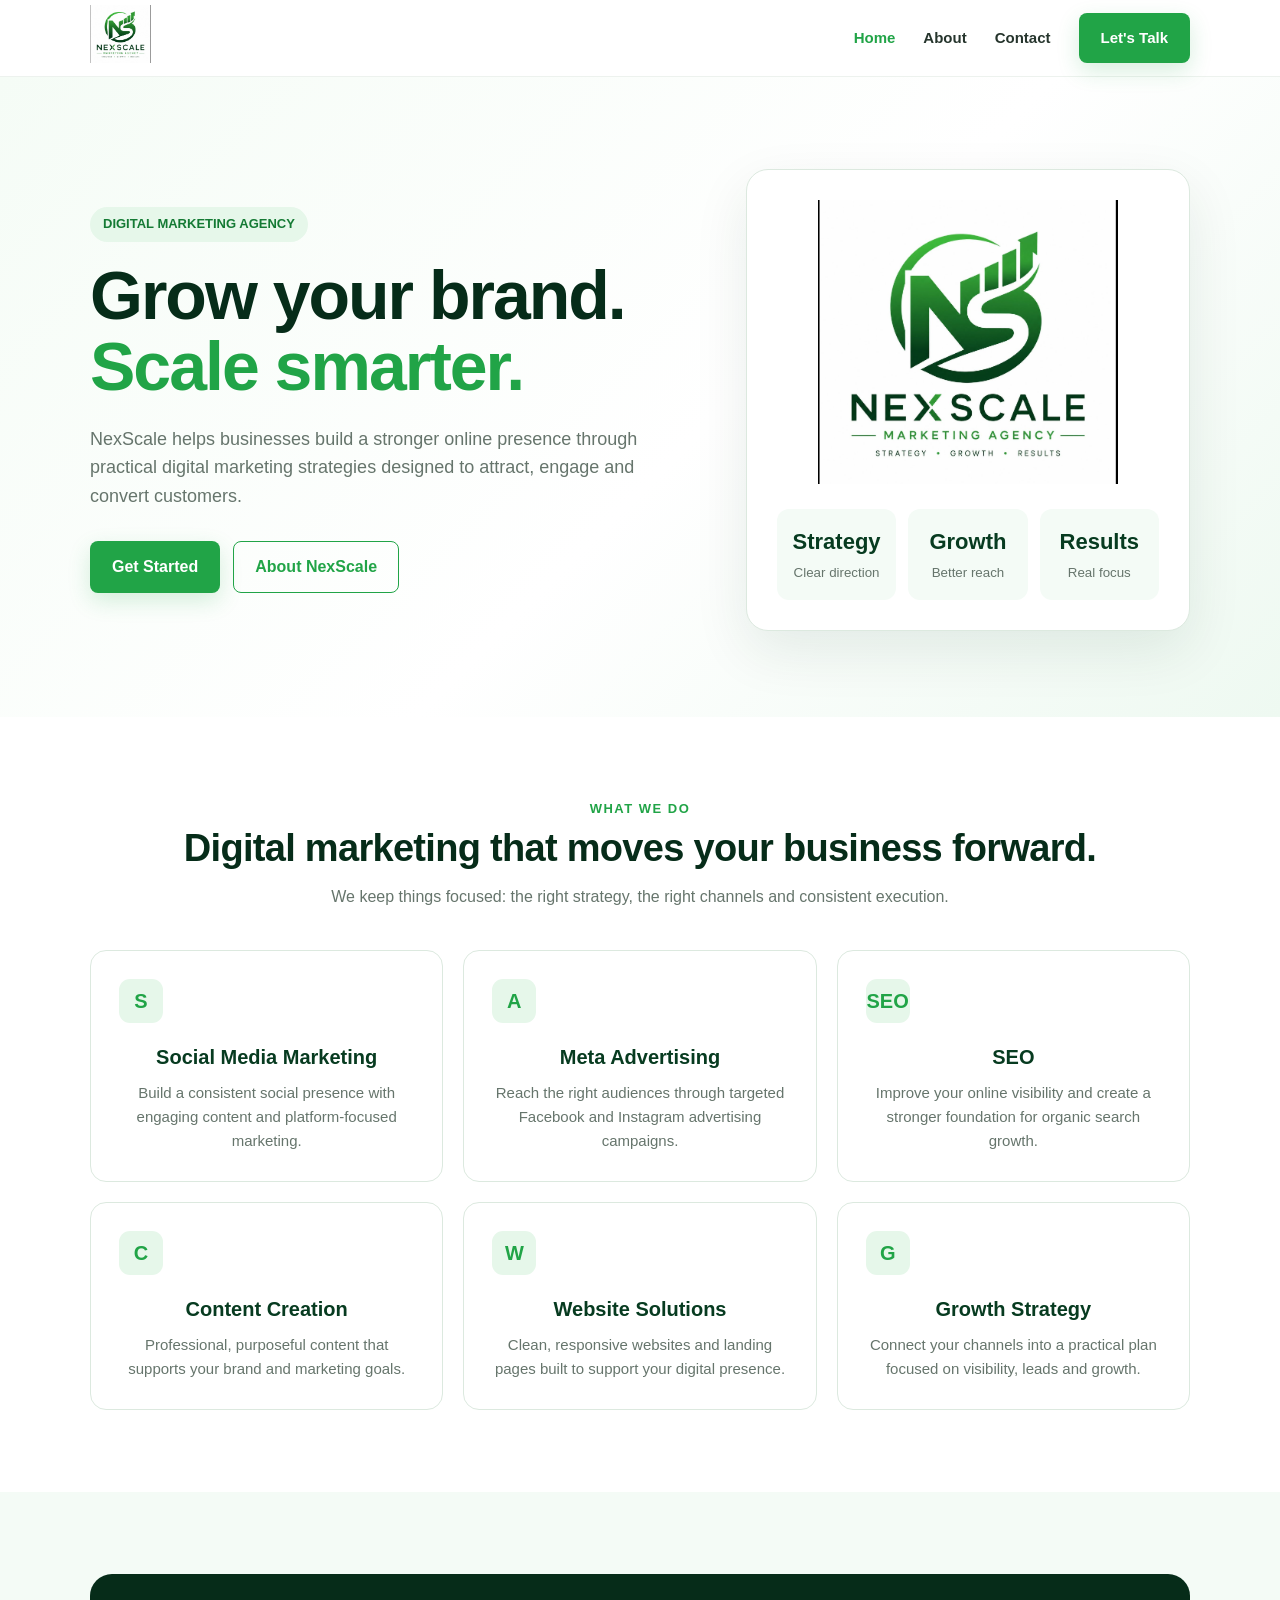
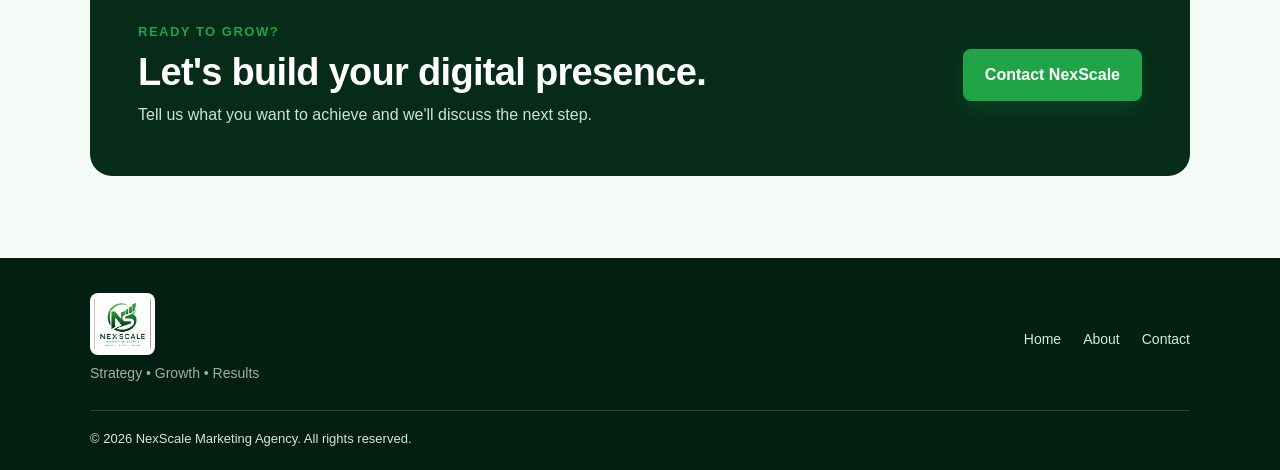
<file: index.html>
<!doctype html>
<html lang="en">
<head>
<meta charset="utf-8">
<meta name="viewport" content="width=device-width,initial-scale=1">
<meta name="description" content="NexScale Marketing Agency — digital marketing services focused on strategy, growth and results.">
<title>Home | NexScale Marketing Agency</title>
<link rel="stylesheet" href="style.css">
</head>

<body>

<header>
<div class="container nav">

<a href="index.html">
<img class="logo" src="assets/logo.png" alt="NexScale Marketing Agency">
</a>

<button class="menu" aria-label="Open menu">☰</button>

<nav>
<a class="active" href="index.html">Home</a>
<a href="about.html">About</a>
<a href="contact.html">Contact</a>
<a class="btn btn-primary" href="contact.html">Let's Talk</a>
</nav>

</div>
</header>


<main>

<section class="hero">

<div class="container hero-grid">

<div>

<span class="badge">DIGITAL MARKETING AGENCY</span>

<h1>
Grow your brand.<br>
<span>Scale smarter.</span>
</h1>

<p>
NexScale helps businesses build a stronger online presence through practical digital marketing strategies designed to attract, engage and convert customers.
</p>

<div class="actions">

<a class="btn btn-primary" href="contact.html">
Get Started
</a>

<a class="btn btn-outline" href="about.html">
About NexScale
</a>

</div>

</div>


<div class="hero-card">

<img
src="assets/logo.png"
alt="NexScale Marketing Agency"
>

<div class="stats">

<div class="stat">
<strong>Strategy</strong>
<small>Clear direction</small>
</div>

<div class="stat">
<strong>Growth</strong>
<small>Better reach</small>
</div>

<div class="stat">
<strong>Results</strong>
<small>Real focus</small>
</div>

</div>

</div>

</div>

</section>


<section class="section">

<div class="container center">

<div class="kicker">What We Do</div>

<h2>
Digital marketing that moves your business forward.
</h2>

<p class="lead">
We keep things focused: the right strategy, the right channels and consistent execution.
</p>


<div class="cards">


<div class="card">

<div class="icon">S</div>

<h3>Social Media Marketing</h3>

<p>
Build a consistent social presence with engaging content and platform-focused marketing.
</p>

</div>


<div class="card">

<div class="icon">A</div>

<h3>Meta Advertising</h3>

<p>
Reach the right audiences through targeted Facebook and Instagram advertising campaigns.
</p>

</div>


<div class="card">

<div class="icon">SEO</div>

<h3>SEO</h3>

<p>
Improve your online visibility and create a stronger foundation for organic search growth.
</p>

</div>


<div class="card">

<div class="icon">C</div>

<h3>Content Creation</h3>

<p>
Professional, purposeful content that supports your brand and marketing goals.
</p>

</div>


<div class="card">

<div class="icon">W</div>

<h3>Website Solutions</h3>

<p>
Clean, responsive websites and landing pages built to support your digital presence.
</p>

</div>


<div class="card">

<div class="icon">G</div>

<h3>Growth Strategy</h3>

<p>
Connect your channels into a practical plan focused on visibility, leads and growth.
</p>

</div>


</div>

</div>

</section>


<section class="section alt">

<div class="container">

<div class="cta">

<div>

<div class="kicker">Ready to grow?</div>

<h2>
Let's build your digital presence.
</h2>

<p>
Tell us what you want to achieve and we'll discuss the next step.
</p>

</div>

<a class="btn btn-primary" href="contact.html">
Contact NexScale
</a>

</div>

</div>

</section>

</main>


<footer>

<div class="container">

<div class="footer-top">

<div>

<img
class="footer-logo"
src="assets/logo.png"
alt="NexScale Marketing Agency"
>

<p>Strategy • Growth • Results</p>

</div>


<div class="footer-links">

<a href="index.html">Home</a>
<a href="about.html">About</a>
<a href="contact.html">Contact</a>

</div>

</div>


<div class="copyright">
© 2026 NexScale Marketing Agency. All rights reserved.
</div>

</div>

</footer>


<script src="script.js"></script>

</body>
</html>
</file>
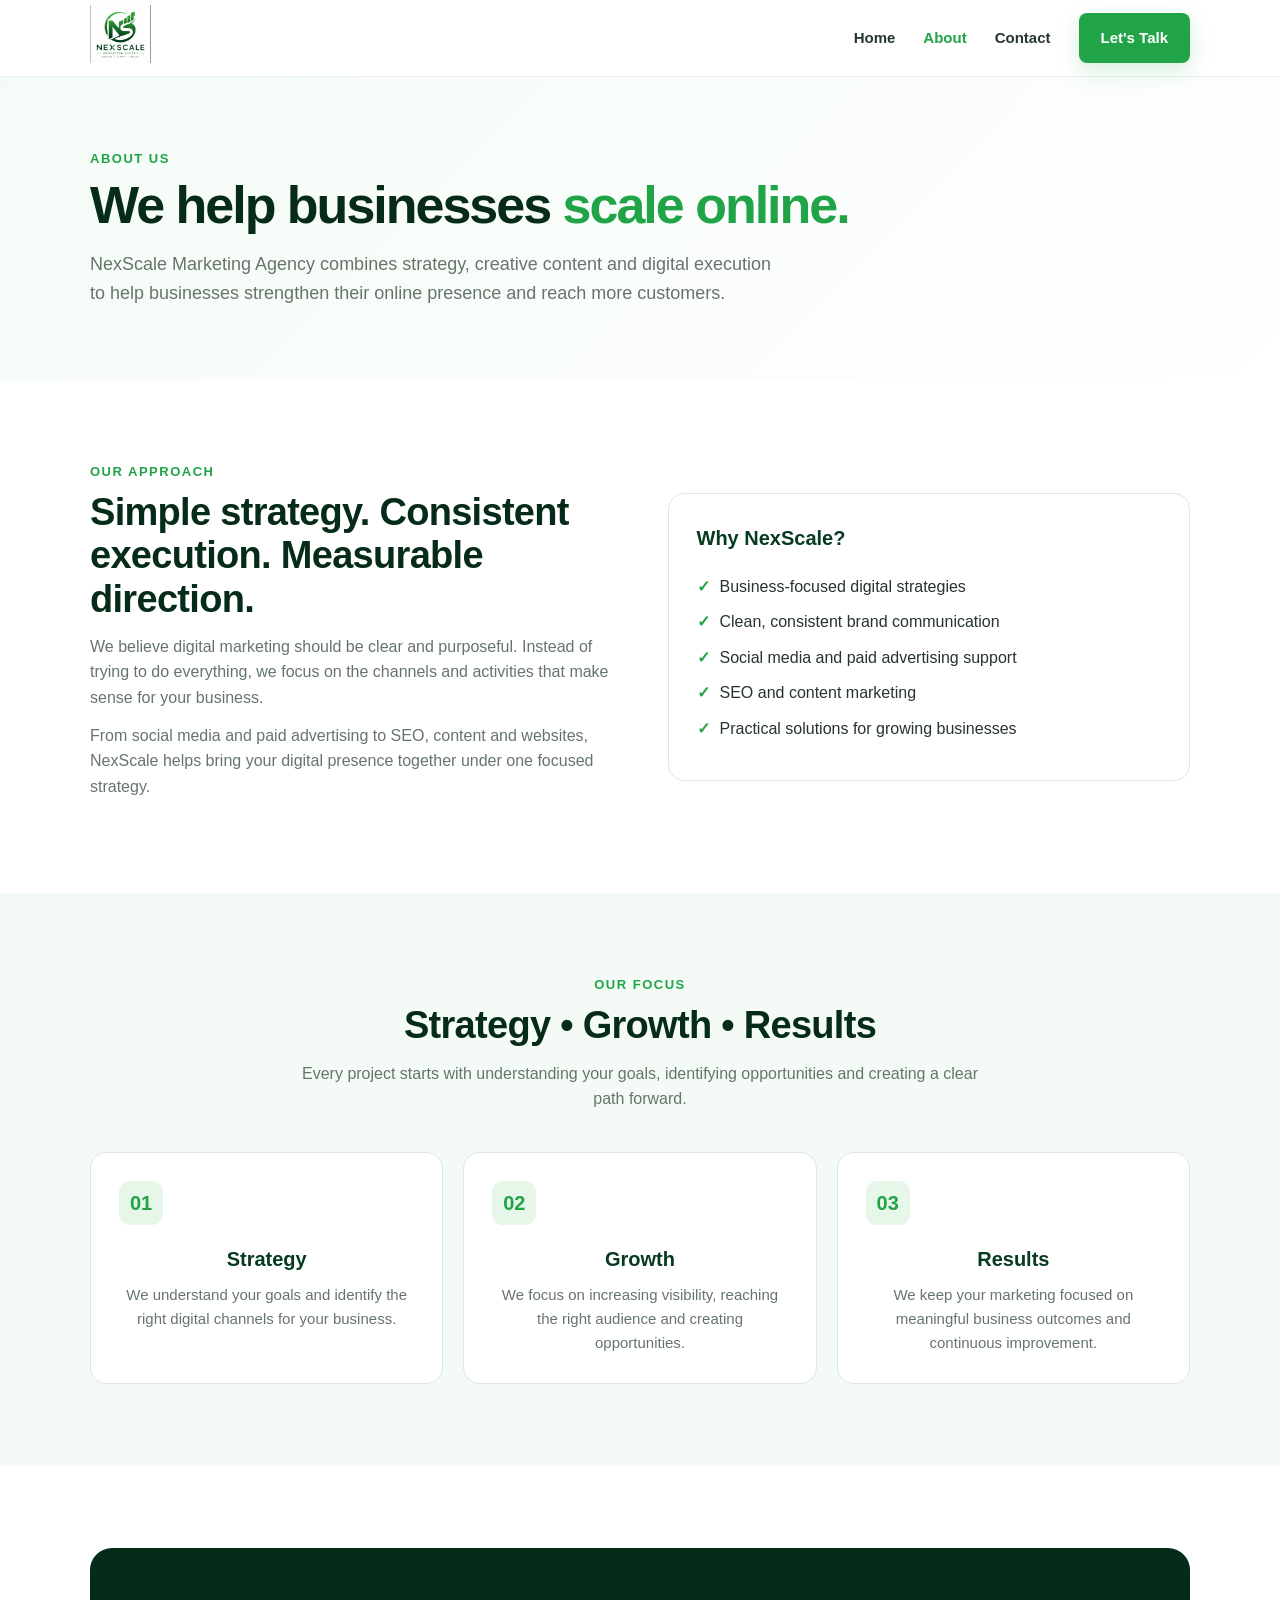
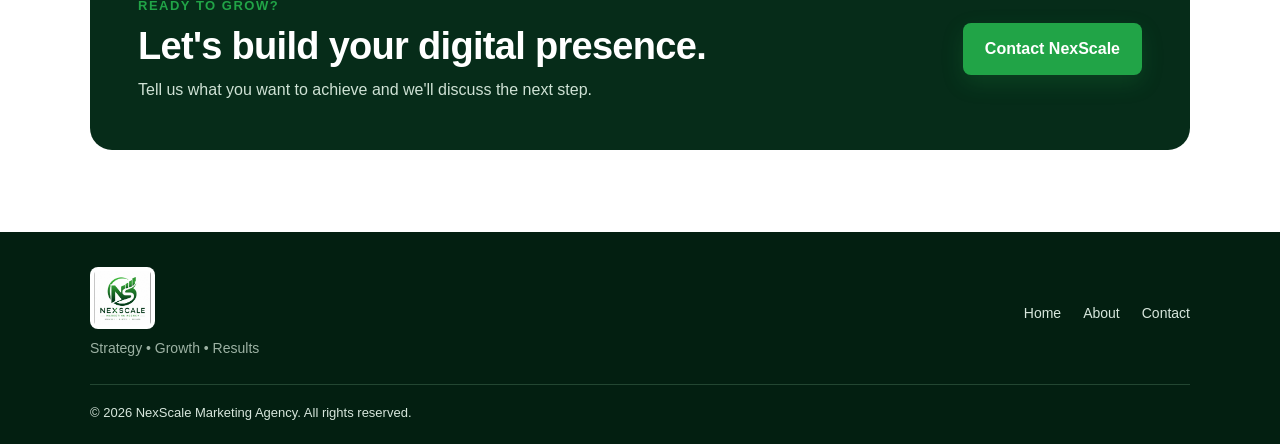
<file: about.html>
<!doctype html>
<html lang="en">
<head>

<meta charset="utf-8">
<meta name="viewport" content="width=device-width,initial-scale=1">

<meta name="description" content="About NexScale Marketing Agency — digital marketing services focused on strategy, growth and results.">

<title>About | NexScale Marketing Agency</title>

<link rel="stylesheet" href="style.css">

</head>

<body>


<header>

<div class="container nav">

<a href="index.html">
<img class="logo" src="assets/logo.png" alt="NexScale Marketing Agency">
</a>

<button class="menu" aria-label="Open menu">☰</button>

<nav>

<a href="index.html">Home</a>

<a class="active" href="about.html">About</a>

<a href="contact.html">Contact</a>

<a class="btn btn-primary" href="contact.html">
Let's Talk
</a>

</nav>

</div>

</header>


<main>


<section class="page-hero">

<div class="container">

<div class="kicker">About Us</div>

<h1>
We help businesses
<span>scale online.</span>
</h1>

<p class="page-description">
NexScale Marketing Agency combines strategy, creative content and digital execution to help businesses strengthen their online presence and reach more customers.
</p>

</div>

</section>


<section class="section">

<div class="container two-col">


<div>

<div class="kicker">Our Approach</div>

<h2>
Simple strategy. Consistent execution. Measurable direction.
</h2>

<p>
We believe digital marketing should be clear and purposeful. Instead of trying to do everything, we focus on the channels and activities that make sense for your business.
</p>

<p>
From social media and paid advertising to SEO, content and websites, NexScale helps bring your digital presence together under one focused strategy.
</p>

</div>


<div class="card">

<h3>Why NexScale?</h3>

<ul class="checks">

<li>Business-focused digital strategies</li>

<li>Clean, consistent brand communication</li>

<li>Social media and paid advertising support</li>

<li>SEO and content marketing</li>

<li>Practical solutions for growing businesses</li>

</ul>

</div>


</div>

</section>


<section class="section alt">

<div class="container center">

<div class="kicker">Our Focus</div>

<h2>
Strategy • Growth • Results
</h2>

<p class="lead">
Every project starts with understanding your goals, identifying opportunities and creating a clear path forward.
</p>


<div class="cards">


<div class="card">

<div class="icon">01</div>

<h3>Strategy</h3>

<p>
We understand your goals and identify the right digital channels for your business.
</p>

</div>


<div class="card">

<div class="icon">02</div>

<h3>Growth</h3>

<p>
We focus on increasing visibility, reaching the right audience and creating opportunities.
</p>

</div>


<div class="card">

<div class="icon">03</div>

<h3>Results</h3>

<p>
We keep your marketing focused on meaningful business outcomes and continuous improvement.
</p>

</div>


</div>

</div>

</section>


<section class="section">

<div class="container">

<div class="cta">

<div>

<div class="kicker">Ready to grow?</div>

<h2>
Let's build your digital presence.
</h2>

<p>
Tell us what you want to achieve and we'll discuss the next step.
</p>

</div>

<a class="btn btn-primary" href="contact.html">
Contact NexScale
</a>

</div>

</div>

</section>


</main>


<footer>

<div class="container">

<div class="footer-top">

<div>

<img
class="footer-logo"
src="assets/logo.png"
alt="NexScale Marketing Agency"
>

<p>Strategy • Growth • Results</p>

</div>

<div class="footer-links">

<a href="index.html">Home</a>
<a href="about.html">About</a>
<a href="contact.html">Contact</a>

</div>

</div>

<div class="copyright">
© 2026 NexScale Marketing Agency. All rights reserved.
</div>

</div>

</footer>


<script src="script.js"></script>

</body>
</html>
</file>
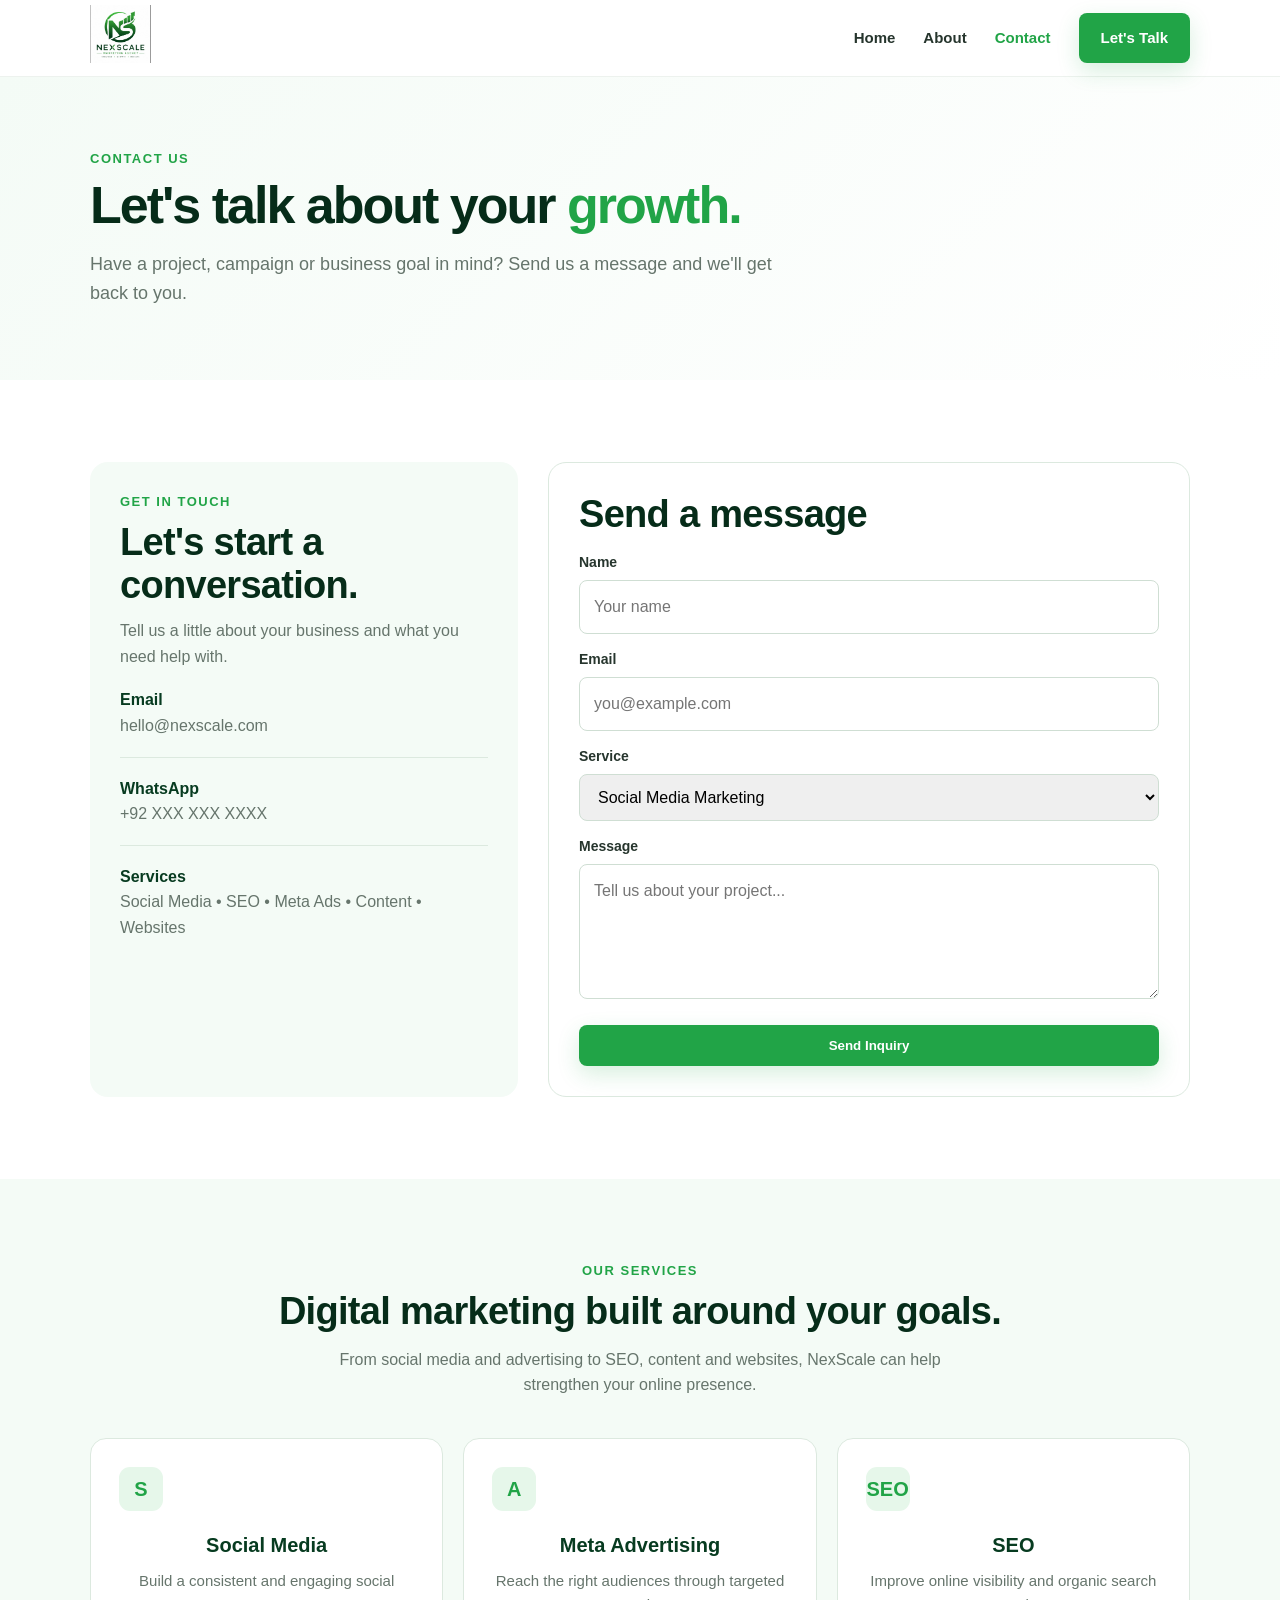
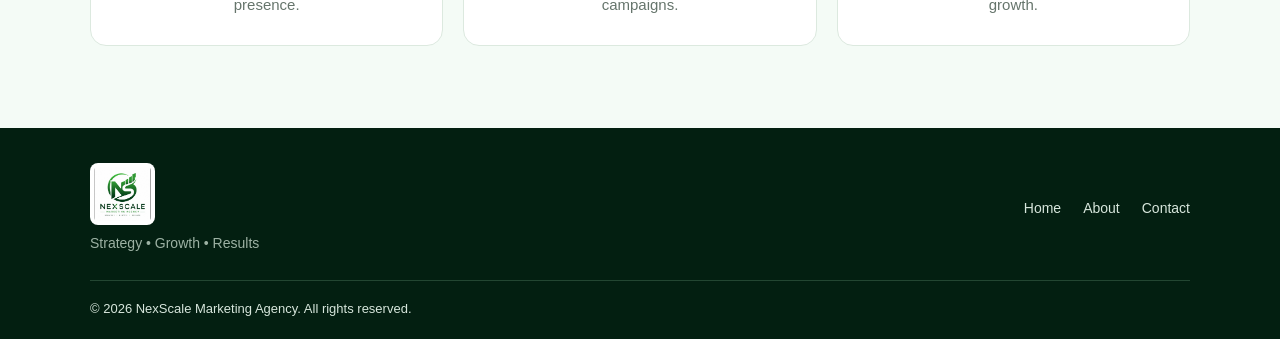
<file: contact.html>
<!doctype html>
<html lang="en">
<head>

<meta charset="utf-8">
<meta name="viewport" content="width=device-width,initial-scale=1">

<meta name="description" content="Contact NexScale Marketing Agency — digital marketing services focused on strategy, growth and results.">

<title>Contact | NexScale Marketing Agency</title>

<link rel="stylesheet" href="style.css">

</head>

<body>


<header>

<div class="container nav">

<a href="index.html">
<img class="logo" src="assets/logo.png" alt="NexScale Marketing Agency">
</a>

<button class="menu" aria-label="Open menu">☰</button>

<nav>

<a href="index.html">Home</a>

<a href="about.html">About</a>

<a class="active" href="contact.html">Contact</a>

<a class="btn btn-primary" href="contact.html">
Let's Talk
</a>

</nav>

</div>

</header>


<main>


<section class="page-hero">

<div class="container">

<div class="kicker">Contact Us</div>

<h1>
Let's talk about your
<span>growth.</span>
</h1>

<p class="page-description">
Have a project, campaign or business goal in mind? Send us a message and we'll get back to you.
</p>

</div>

</section>


<section class="section">

<div class="container contact-grid">


<div class="contact-info">

<div class="kicker">Get In Touch</div>

<h2>
Let's start a conversation.
</h2>

<p class="contact-description">
Tell us a little about your business and what you need help with.
</p>


<div class="contact-item">

<strong>Email</strong>

<span>hello@nexscale.com</span>

</div>


<div class="contact-item">

<strong>WhatsApp</strong>

<span>+92 XXX XXX XXXX</span>

</div>


<div class="contact-item">

<strong>Services</strong>

<span>
Social Media • SEO • Meta Ads • Content • Websites
</span>

</div>

</div>


<form id="contact-form">

<h2>Send a message</h2>


<label for="name">Name</label>

<input
id="name"
name="name"
type="text"
required
placeholder="Your name"
>


<label for="email">Email</label>

<input
id="email"
name="email"
type="email"
required
placeholder="you@example.com"
>


<label for="service">Service</label>

<select id="service" name="service">

<option>Social Media Marketing</option>

<option>Meta Advertising</option>

<option>SEO</option>

<option>Content Creation</option>

<option>Website Solutions</option>

<option>Growth Strategy</option>

<option>Other</option>

</select>


<label for="message">Message</label>

<textarea
id="message"
name="message"
required
placeholder="Tell us about your project..."
></textarea>


<button
class="btn btn-primary"
type="submit"
style="margin-top:18px;width:100%"
>
Send Inquiry
</button>

</form>


</div>

</section>


<section class="section alt">

<div class="container center">

<div class="kicker">Our Services</div>

<h2>
Digital marketing built around your goals.
</h2>

<p class="lead">
From social media and advertising to SEO, content and websites, NexScale can help strengthen your online presence.
</p>


<div class="cards">


<div class="card">

<div class="icon">S</div>

<h3>Social Media</h3>

<p>
Build a consistent and engaging social presence.
</p>

</div>


<div class="card">

<div class="icon">A</div>

<h3>Meta Advertising</h3>

<p>
Reach the right audiences through targeted campaigns.
</p>

</div>


<div class="card">

<div class="icon">SEO</div>

<h3>SEO</h3>

<p>
Improve online visibility and organic search growth.
</p>

</div>


</div>

</div>

</section>


</main>


<footer>

<div class="container">

<div class="footer-top">

<div>

<img
class="footer-logo"
src="assets/logo.png"
alt="NexScale Marketing Agency"
>

<p>Strategy • Growth • Results</p>

</div>

<div class="footer-links">

<a href="index.html">Home</a>
<a href="about.html">About</a>
<a href="contact.html">Contact</a>

</div>

</div>

<div class="copyright">
© 2026 NexScale Marketing Agency. All rights reserved.
</div>

</div>

</footer>


<script src="script.js"></script>

</body>
</html>
</file>
<file: style.css>
:root{
  --green:#21a447;
  --dark:#073b20;
  --deep:#062c19;
  --light:#f4fbf6;
  --text:#26352d;
  --muted:#66756c;
  --white:#fff;
  --border:#dce9df;
}

*{
  box-sizing:border-box;
  margin:0;
  padding:0;
}

html{
  scroll-behavior:smooth;
}

body{
  font-family:Inter,Arial,Helvetica,sans-serif;
  color:var(--text);
  background:#fff;
  line-height:1.6;
}

a{
  text-decoration:none;
  color:inherit;
}

.container{
  width:min(1100px,92%);
  margin:auto;
}

/* HEADER */

header{
  position:sticky;
  top:0;
  z-index:20;
  background:rgba(255,255,255,.96);
  backdrop-filter:blur(10px);
  border-bottom:1px solid #edf2ee;
}

.nav{
  height:76px;
  display:flex;
  align-items:center;
  justify-content:space-between;
}

.logo{
  height:58px;
  width:auto;
}

nav{
  display:flex;
  gap:28px;
  align-items:center;
  font-weight:600;
  font-size:15px;
}

nav a:hover,
nav a.active{
  color:var(--green);
}

.btn{
  display:inline-flex;
  align-items:center;
  justify-content:center;
  padding:12px 21px;
  border-radius:8px;
  font-weight:700;
  transition:.2s;
  border:1px solid transparent;
}

.btn-primary{
  background:var(--green);
  color:#fff !important;
  box-shadow:0 8px 22px rgba(33,164,71,.18);
}

.btn-primary:hover{
  transform:translateY(-2px);
  background:#188b3a;
}

.btn-outline{
  border-color:var(--green);
  color:var(--green);
}

.btn-outline:hover{
  background:var(--green);
  color:#fff;
}

.menu{
  display:none;
  background:none;
  border:0;
  font-size:28px;
  color:var(--dark);
}

/* HOME */

.hero{
  background:linear-gradient(135deg,#f5fcf6 0%,#fff 55%,#eef9f1 100%);
  padding:92px 0 86px;
}

.hero-grid{
  display:grid;
  grid-template-columns:1.15fr .85fr;
  gap:55px;
  align-items:center;
}

.badge{
  display:inline-block;
  background:#e6f7ea;
  color:#147a34;
  padding:7px 13px;
  border-radius:30px;
  font-weight:700;
  font-size:13px;
  margin-bottom:18px;
}

h1{
  font-size:clamp(42px,5.5vw,68px);
  line-height:1.05;
  color:var(--deep);
  letter-spacing:-2px;
}

h1 span{
  color:var(--green);
}

.hero p{
  font-size:18px;
  color:var(--muted);
  max-width:650px;
  margin:22px 0 30px;
}

.actions{
  display:flex;
  gap:13px;
  flex-wrap:wrap;
}

.hero-card{
  background:#fff;
  border:1px solid var(--border);
  border-radius:22px;
  padding:30px;
  box-shadow:0 20px 55px rgba(7,59,32,.09);
}

.hero-card img{
  width:100%;
  max-width:300px;
  display:block;
  margin:auto;
}

.stats{
  display:grid;
  grid-template-columns:repeat(3,1fr);
  gap:12px;
  margin-top:25px;
}

.stat{
  background:var(--light);
  padding:15px;
  border-radius:12px;
  text-align:center;
}

.stat strong{
  display:block;
  color:var(--dark);
  font-size:22px;
}

.stat small{
  color:var(--muted);
}

/* SECTIONS */

.section{
  padding:82px 0;
}

.section.alt{
  background:var(--light);
}

.center{
  text-align:center;
}

.kicker{
  color:var(--green);
  font-size:13px;
  font-weight:800;
  letter-spacing:1.5px;
  text-transform:uppercase;
  margin-bottom:8px;
}

h2{
  font-size:38px;
  line-height:1.15;
  color:var(--deep);
  letter-spacing:-.7px;
}

.lead{
  max-width:680px;
  margin:13px auto 40px;
  color:var(--muted);
}

.cards{
  display:grid;
  grid-template-columns:repeat(3,1fr);
  gap:20px;
}

.card{
  padding:28px;
  border:1px solid var(--border);
  border-radius:16px;
  background:#fff;
}

.icon{
  width:44px;
  height:44px;
  border-radius:11px;
  background:#e6f7ea;
  color:var(--green);
  display:grid;
  place-items:center;
  font-size:20px;
  font-weight:800;
  margin-bottom:18px;
}

.card h3{
  color:var(--dark);
  margin-bottom:8px;
  font-size:20px;
}

.card p{
  color:var(--muted);
  font-size:15px;
}

/* CTA */

.cta{
  background:var(--deep);
  color:#fff;
  border-radius:22px;
  padding:48px;
  display:flex;
  align-items:center;
  justify-content:space-between;
  gap:25px;
}

.cta h2{
  color:#fff;
  margin-bottom:8px;
}

.cta p{
  color:#cfe2d5;
}

/* INNER PAGES */

.page-hero{
  padding:72px 0;
  background:linear-gradient(135deg,#f4fbf6,#fff);
}

.page-hero h1{
  font-size:52px;
}

.page-description{
  max-width:700px;
  margin-top:18px;
  color:var(--muted);
  font-size:18px;
}

/* ABOUT */

.two-col{
  display:grid;
  grid-template-columns:1fr 1fr;
  gap:55px;
  align-items:center;
}

.two-col p{
  color:var(--muted);
  margin:12px 0;
}

.checks{
  list-style:none;
  margin-top:20px;
}

.checks li{
  margin:10px 0;
  color:var(--text);
}

.checks li:before{
  content:"✓";
  color:var(--green);
  font-weight:900;
  margin-right:10px;
}

/* CONTACT */

.contact-grid{
  display:grid;
  grid-template-columns:.8fr 1.2fr;
  gap:30px;
}

.contact-info{
  padding:30px;
  background:var(--light);
  border-radius:18px;
}

.contact-description{
  color:var(--muted);
  margin-top:10px;
}

.contact-item{
  padding:18px 0;
  border-bottom:1px solid var(--border);
}

.contact-item:last-child{
  border-bottom:0;
}

.contact-item strong{
  display:block;
  color:var(--dark);
}

.contact-item span{
  color:var(--muted);
}

form{
  border:1px solid var(--border);
  padding:30px;
  border-radius:18px;
  background:#fff;
}

label{
  display:block;
  font-weight:700;
  font-size:14px;
  margin:14px 0 7px;
}

input,
textarea,
select{
  width:100%;
  padding:13px 14px;
  border:1px solid #cfded3;
  border-radius:8px;
  font:inherit;
  outline:none;
}

input:focus,
textarea:focus,
select:focus{
  border-color:var(--green);
  box-shadow:0 0 0 3px #e6f7ea;
}

textarea{
  min-height:135px;
  resize:vertical;
}

/* FOOTER */

footer{
  background:#031f11;
  color:#d7e6dc;
  padding:35px 0 20px;
}

.footer-top{
  display:flex;
  justify-content:space-between;
  gap:30px;
  align-items:center;
}

.footer-logo{
  height:62px;
  background:#fff;
  border-radius:8px;
  padding:4px;
}

footer p{
  color:#9db2a4;
  font-size:14px;
}

.footer-links{
  display:flex;
  gap:22px;
  font-size:14px;
}

.copyright{
  border-top:1px solid #234632;
  margin-top:25px;
  padding-top:18px;
  font-size:13px;
}

/* MOBILE */

@media(max-width:800px){

nav{
  display:none;
  position:absolute;
  top:76px;
  left:0;
  right:0;
  background:#fff;
  padding:20px 5%;
  border-bottom:1px solid var(--border);
  flex-direction:column;
  align-items:flex-start;
}

nav.open{
  display:flex;
}

.menu{
  display:block;
}

.nav .btn{
  display:none;
}

.hero-grid,
.two-col,
.contact-grid{
  grid-template-columns:1fr;
}

.hero{
  padding:65px 0;
}

.hero-card{
  order:-1;
}

.cards{
  grid-template-columns:1fr;
}

.section{
  padding:62px 0;
}

.cta{
  padding:32px;
  display:block;
}

.cta .btn{
  margin-top:20px;
}

.footer-top{
  display:block;
}

.footer-links{
  margin-top:20px;
}

.page-hero h1{
  font-size:42px;
}

}
</file>
